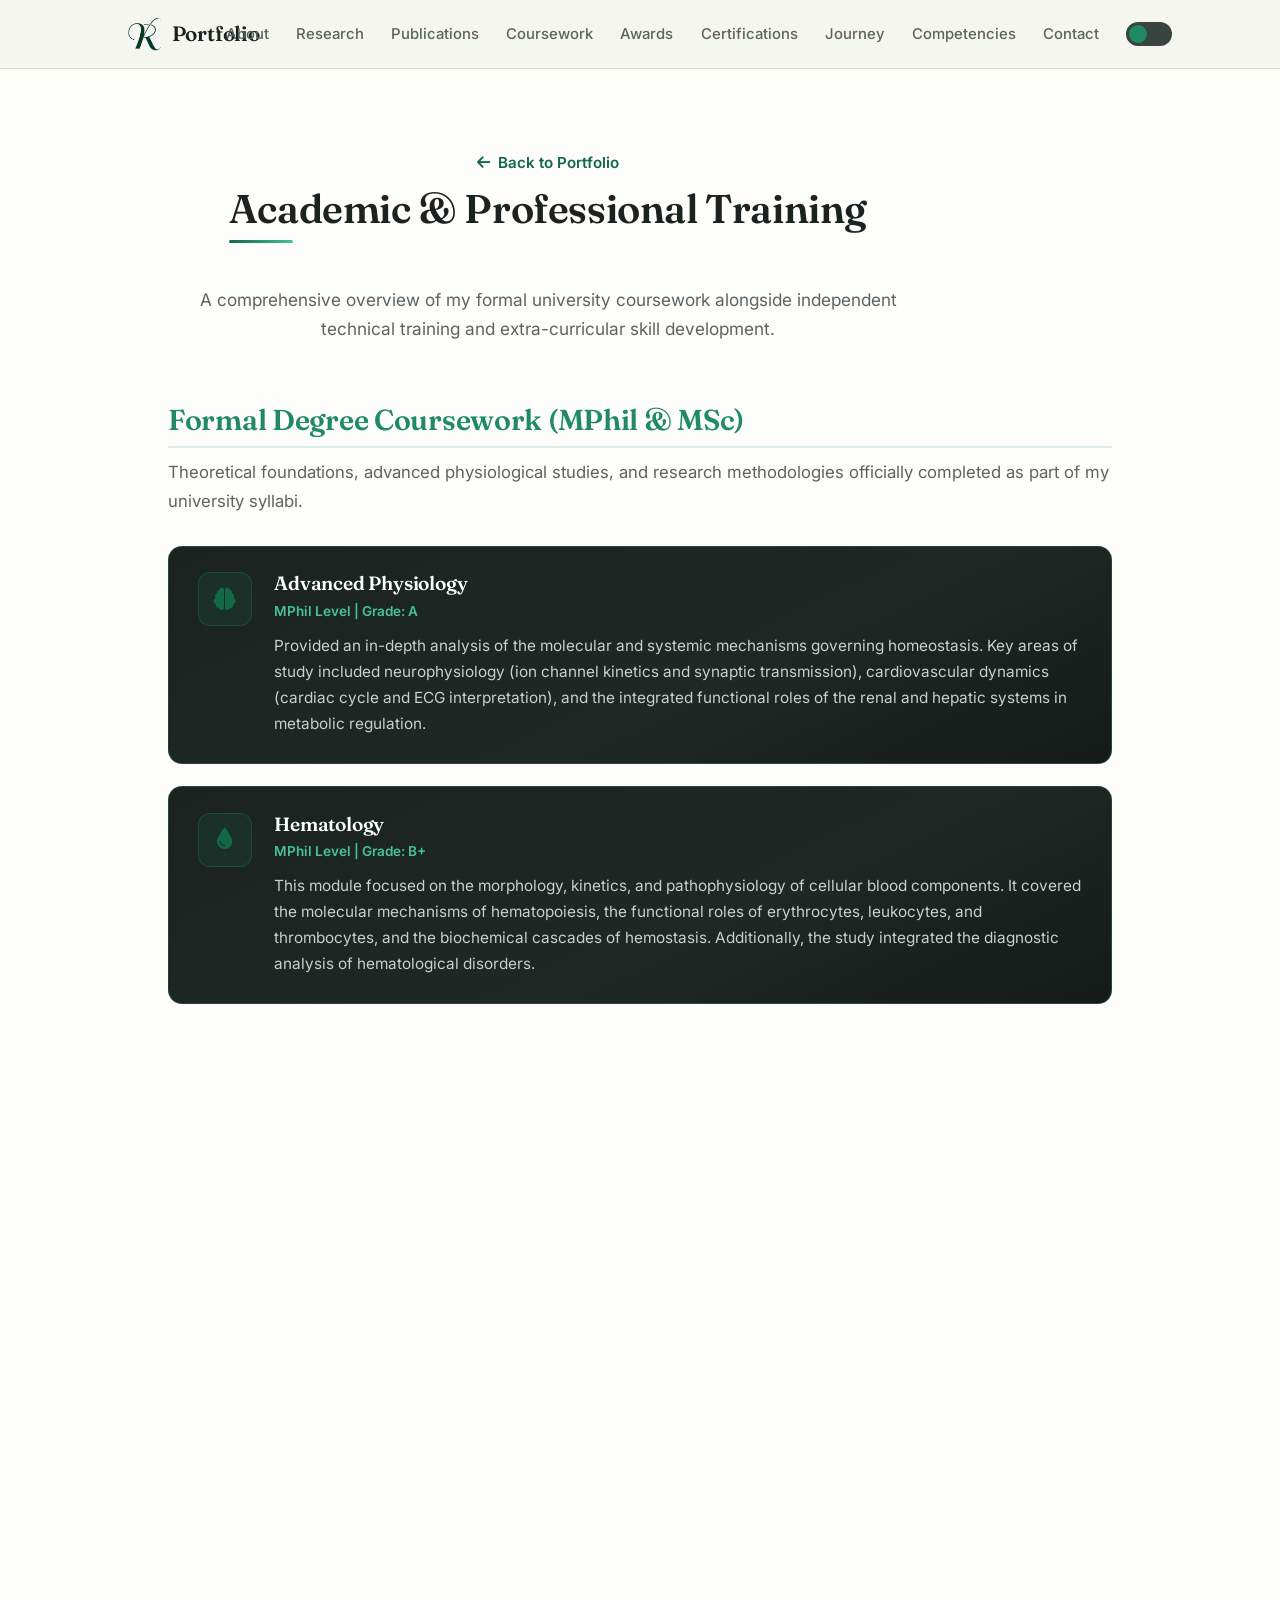
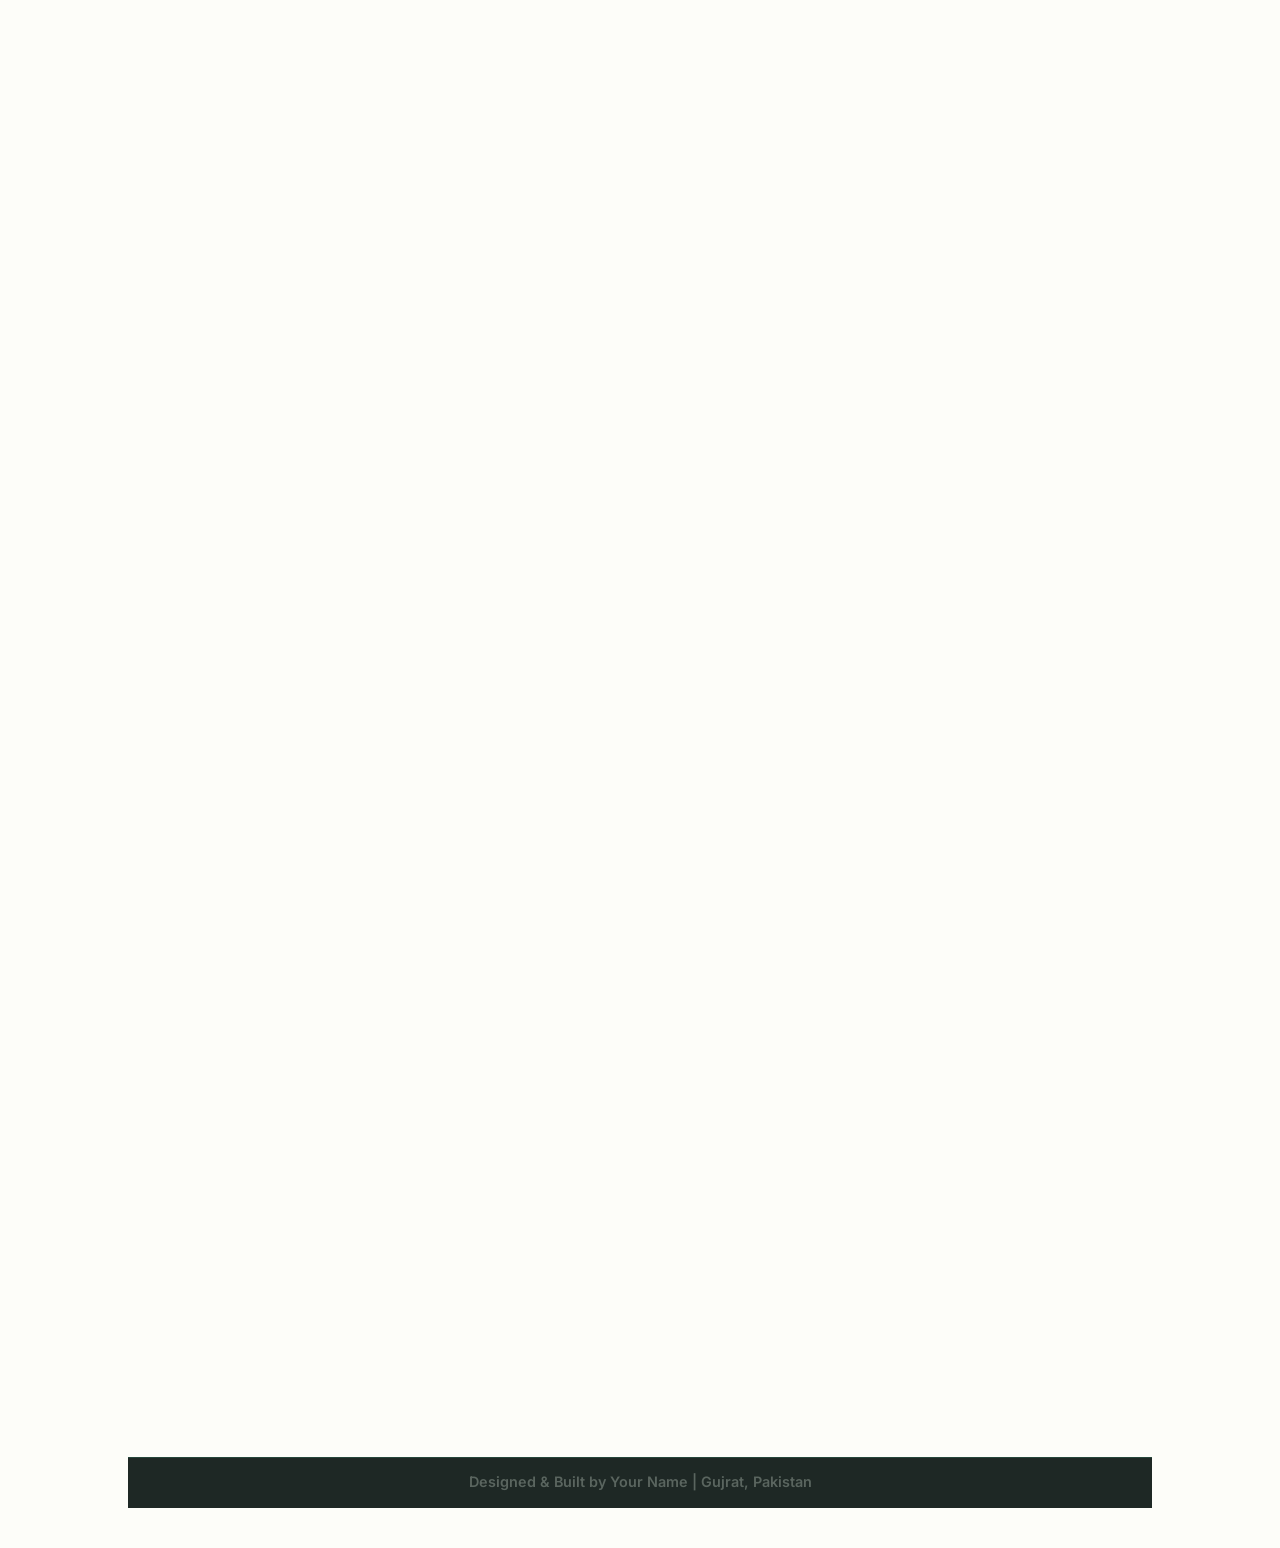
<file: courses.html>
<!DOCTYPE html>
<html lang="en">
<head>
    <meta charset="UTF-8">
    <meta name="viewport" content="width=device-width, initial-scale=1.0">
    <title>Academic & Technical Training | Biological Research</title>
    <link rel="icon" type="image/png" href="RY Portfolio Logo.png">
    <link rel="stylesheet" href="style.css">
    <link rel="stylesheet" href="https://cdnjs.cloudflare.com/ajax/libs/font-awesome/6.0.0/css/all.min.css">

    <script async src="https://www.googletagmanager.com/gtag/js?id=G-NWMQLVSS7C"></script>
    <script async src="https://www.googletagmanager.com/gtag/js?id=G-NWMQLVSS7C"></script>
    <script>
        window.dataLayer = window.dataLayer || [];
        function gtag(){dataLayer.push(arguments);}
        gtag('js', new Date());
        
        gtag('config', 'G-NWMQLVSS7C');
    </script>
</head>
<body>

    <div class="scroll-progress-container"><div class="scroll-progress-bar" id="myBar"></div></div>

    <header>
        <nav aria-label="Main Navigation">
            <a href="index.html" class="logo">
    <img src="RY Portfolio Logo.png" alt="Logo" class="nav-logo-icon">
    Portfolio
</a>
            <button class="hamburger" id="hamburger" aria-label="Toggle menu" aria-expanded="false"><i class="fas fa-bars"></i></button>
            <ul id="nav-links">
                <li><a href="index.html#about">About</a></li>
                <li><a href="index.html#projects">Research</a></li>
                <li><a href="index.html#publications">Publications</a></li>
                <li><a href="index.html#courses">Coursework</a></li>
                <li><a href="index.html#awards">Awards</a></li>
                <li><a href="index.html#certifications">Certifications</a></li>
                <li><a href="index.html#journey">Journey</a></li>
                <li><a href="index.html#skills">Competencies</a></li>
                <li><a href="index.html#contact">Contact</a></li>
                <li class="theme-switch-wrapper"><label class="theme-switch" for="checkbox"><input type="checkbox" id="checkbox" /><div class="slider round"></div></label></li>
            </ul>
        </nav>
    </header>

    <main>
        <section id="courses-page-main" class="courses-page-section" style="max-width: 1200px; padding-top: 150px; margin: 0 auto;">
            
            <div class="courses-header fade-up" style="display: flex; flex-direction: column; align-items: center; text-align: center; margin-bottom: 60px;">
                <a href="index.html#courses" class="back-btn"><i class="fas fa-arrow-left"></i> Back to Portfolio</a>
                <h2 style="font-size: 2.5rem; margin-top: 10px;">Academic & Professional Training</h2>
                <p style="color: var(--text-muted); max-width: 700px; margin: 0 auto;">A comprehensive overview of my formal university coursework alongside independent technical training and extra-curricular skill development.</p>
            </div>

            <div id="featured-course-area" style="margin-bottom: 60px;"></div>

            <div id="all-courses-container" style="display: flex; flex-direction: column;">

                <div id="acad-section" style="margin-bottom: 80px;">
                    <h3 class="fade-up" style="color: var(--primary); margin-bottom: 10px; font-size: 1.8rem; border-bottom: 2px solid var(--primary-light); padding-bottom: 10px;">Formal Degree Coursework (MPhil & MSc)</h3>
                    <p class="fade-up" style="color: var(--text-muted); margin-bottom: 30px; font-size: 1.05rem;">Theoretical foundations, advanced physiological studies, and research methodologies officially completed as part of my university syllabi.</p>
                    
                    <div class="course-modern-grid">
                        <div class="course-block fade-up" id="course-acad1">
                            <div class="course-icon"><i class="fas fa-brain"></i></div>
                            <div class="course-text">
                                <h3>Advanced Physiology</h3>
                                <span class="course-meta">MPhil Level | Grade: A</span>
                                <p>Provided an in-depth analysis of the molecular and systemic mechanisms governing homeostasis. Key areas of study included neurophysiology (ion channel kinetics and synaptic transmission), cardiovascular dynamics (cardiac cycle and ECG interpretation), and the integrated functional roles of the renal and hepatic systems in metabolic regulation.</p>
                            </div>
                        </div>

                        <div class="course-block fade-up" id="course-acad2">
                            <div class="course-icon"><i class="fas fa-droplet"></i></div>
                            <div class="course-text">
                                <h3>Hematology</h3>
                                <span class="course-meta">MPhil Level | Grade: B+</span>
                                <p>This module focused on the morphology, kinetics, and pathophysiology of cellular blood components. It covered the molecular mechanisms of hematopoiesis, the functional roles of erythrocytes, leukocytes, and thrombocytes, and the biochemical cascades of hemostasis. Additionally, the study integrated the diagnostic analysis of hematological disorders.</p>
                            </div>
                        </div>

                        <div class="course-block fade-up" id="course-acad3">
                            <div class="course-icon"><i class="fas fa-wave-square"></i></div>
                            <div class="course-text">
                                <h3>Proteomics</h3>
                                <span class="course-meta">MPhil Level | Grade: A</span>
                                <p>Examined the large-scale study of proteomes, focusing on protein structure, function, and expression. It covered high-throughput analytical techniques, including Mass Spectrometry (MS), SDS-PAGE, and 2D-Gel Electrophoresis. Key topics included post-translational modifications, protein-protein interactions, and the application of bioinformatics to map complex signaling pathways and identify functional biomarkers.</p>
                            </div>
                        </div>

                        <div class="course-block fade-up" id="course-acad4">
                            <div class="course-icon"><i class="fas fa-leaf"></i></div>
                            <div class="course-text">
                                <h3>Environmental Sciences</h3>
                                <span class="course-meta">MPhil Level | Grade: A+</span>
                                <p>Detailed exploration of ecosystem dynamics, biogeochemical cycling, and environmental toxicology. This course provided a comprehensive understanding of biodiversity conservation and the physiological impact of anthropogenic stressors. Through this curriculum, I mastered the analytical frameworks required to assess ecological health and mitigate environmental pollutants.</p>
                            </div>
                        </div>

                        <div class="course-block fade-up" id="course-acad5">
                            <div class="course-icon"><i class="fas fa-chart-bar"></i></div>
                            <div class="course-text">
                                <h3>Basic & Applied Biostatistics</h3>
                                <span class="course-meta">MSc & MPhil Level | Grade: A</span>
                                <p>Detailed exploration of experimental design and hypothesis testing within biological research. This course provided a comprehensive understanding of Two-Way ANOVA, Mixed Models, and regression analysis. Through this curriculum, I mastered the application of SPSS to ensure statistical rigor in animal & human physiology datasets.</p>
                            </div>
                        </div>

                        <div class="course-block fade-up" id="course-acad6">
                            <div class="course-icon"><i class="fas fa-atom"></i></div>
                            <div class="course-text">
                                <h3>Cell & Molecular Biology</h3>
                                <span class="course-meta">MSc Level | Grade: A+</span>
                                <p>Detailed exploration of cellular architecture and molecular signaling pathways. This course provided a comprehensive understanding of DNA replication, transcription, translation, and the regulation of gene expression. Through this curriculum, I mastered the fundamental mechanisms of signal transduction, the cell cycle, and the molecular basis of inheritance and cellular differentiation.</p>
                            </div>
                        </div>

                        <div class="course-block fade-up" id="course-acad7">
                            <div class="course-icon"><i class="fas fa-bacterium"></i></div>
                            <div class="course-text">
                                <h3>Microbiology</h3>
                                <span class="course-meta">MSc Level | Grade: A+</span>
                                <p>In-depth analysis of microbial taxonomy, physiology, and pathogenesis. This curriculum offered a rigorous study of bacterial genetics, virology, and immunology. Through these modules, I refined my expertise in aseptic techniques and metabolic pathways, focusing on their roles in infectious disease and biotechnology.</p>
                            </div>
                        </div>

                        <div class="course-block fade-up" id="course-acad8">
                            <div class="course-icon"><i class="fas fa-bug"></i></div>
                            <div class="course-text">
                                <h3>Applied Entomology</h3>
                                <span class="course-meta">MSc Level | Grade: A</span>
                                <p>Advanced synthesis of insect biology, ecological impact, and pest management strategies. This curriculum provided a foundational mastery of Integrated Pest Management (IPM), biological control, and the physiological mechanisms of insecticide resistance. Through these modules, I cultivated specialized proficiency in taxonomic identification and the strategic application of entomological principles to agricultural and public health challenges.</p>
                            </div>
                        </div>
                    </div>
                </div>

                <div id="tech-section" style="margin-bottom: 80px;">
                    <h3 class="fade-up" style="color: var(--primary); margin-bottom: 10px; font-size: 1.8rem; border-bottom: 2px solid var(--primary-light); padding-bottom: 10px;">Independent Technical Training & Side Courses</h3>
                    <p class="fade-up" style="color: var(--text-muted); margin-bottom: 30px; font-size: 1.05rem;">Practical competencies, computational skills, and software proficiency acquired outside the standard academic curriculum to enhance my independent research capabilities.</p>
                    
                    <div class="course-modern-grid">
                        <div class="course-block fade-up" id="course-tech1">
                            <div class="course-icon"><i class="fab fa-python"></i></div>
                            <div class="course-text">
                                <h3>Python Programming</h3>
                                <span class="course-meta">Crousera | Year: 2026</span>
                                <p>Comprehensive training in Python syntax, data structures, and automation. Focused on applying programming concepts to handle biological datasets and optimize research workflows.</p>
                            </div>
                        </div>

                        <div class="course-block fade-up" id="course-tech2">
                            <div class="course-icon"><i class="fas fa-biohazard"></i></div>
                            <div class="course-text">
                                <h3>Training on Bio-risk Management</h3>
                                <span class="course-meta">University of Gujrat | Year: 2023</span>
                                <p>Technical evaluation of laboratory biosafety and biosecurity protocols within research environments. This curriculum provided a strategic overview of risk assessment methodologies, containment levels (BSL-1 to BSL-4), and the mitigation of biological hazards. Through these modules, I acquired advanced competency in the implementation of standard operating procedures (SOPs), waste management, and the ethical frameworks required to prevent the accidental or intentional release of pathogens.</p>
                            </div>
                        </div>

                        <div class="course-block fade-up" id="course-tech3">
                                <div class="course-icon"><i class="fas fa-palette"></i></div>
                            <div class="course-text">
                                <h3>Canva Expert</h3>
                                <span class="course-meta">Infotech Institute of Computer Education | Year: 2021</span>
                                <p>Mastered modern design principles and digital tools to translate complex biological data into professional, high-impact scientific posters and graphical abstracts.</p>
                            </div>
                        </div>

                        <div class="course-block fade-up" id="course-tech4">
                            <div class="course-icon"><i class="fas fa-virus-slash"></i></div>
                            <div class="course-text">
                                <h3>Let's Break the Chain of COVID-19 Infection</h3>
                                <span class="course-meta">Mohammed Bin Rasshid University of Medicine and Health Sciences | Year: 2020</span>
                                <p>Technical appraisal of SARS-CoV-2 transmission dynamics and containment strategies. This course provided a strategic overview of zoonotic spillover, diagnostic protocols (RT-PCR), and vaccine development. Through these modules, I solidified expertise in epidemiological modeling and the implementation of public health measures to mitigate global viral outbreaks.</p>
                            </div>
                        </div>

                        <div class="course-block fade-up" id="course-tech5">
                            <div class="course-icon"><i class="fas fa-baby"></i></div>
                            <div class="course-text">
                                <h3>Nutrition Across the Preterm Spectrum: Prevention, Care, and Feeding Management</h3>
                                <span class="course-meta">Nestlé Nutrition Institute (NNI) &amp; Wyeth Nutrition Science Center, Istanbul | 09–11 Sep 2026</span>
                                <p>A three-day international programme on evidence-based nutritional management across the preterm spectrum. The training covered prevention of nutritional deficits in premature infants, clinical care pathways, and practical feeding-management strategies — bridging neonatal physiology with applied clinical nutrition.</p>
                            </div>
                        </div>
                        
                        <div class="course-block fade-up" id="course-tech6">
                            <div class="course-icon"><i class="fas fa-diagram-project"></i></div>
                            <div class="course-text">
                                <h3>Molecular Docking Workshop</h3>
                                <span class="course-meta">SKI PLUS International | 29–30 Aug 2026</span>
                                <p>Hands-on training in molecular docking for predicting ligand–protein binding interactions. The workshop covered protein and ligand structure preparation, running docking simulations, and interpreting binding affinities and interaction poses — building directly toward structure-based drug discovery and virtual screening.</p>
                            </div>
                        </div>
                        
                        <div class="course-block fade-up" id="course-tech7">
                            <div class="course-icon"><i class="fas fa-laptop-code"></i></div>
                            <div class="course-text">
                                <h3>Bioinformatics Workshop</h3>
                                <span class="course-meta">SKI PLUS International | 19–20 Aug 2026</span>
                                <p>Foundational bioinformatics training covering sequence retrieval and alignment, biological database mining, and the analysis of molecular data using standard open-source tools — connecting wet-lab research with the computational analysis of genomic and molecular datasets.</p>
                            </div>
                        </div>
                        
                        <div class="course-block fade-up" id="course-tech8">
                            <div class="course-icon"><i class="fas fa-align-left"></i></div>
                            <div class="course-text">
                                <h3>Sanger DNA Sequencing Data Analysis Bootcamp: Learn, Analyze &amp; Interpret</h3>
                                <span class="course-meta">Center for Scientific Approaches, Pakistan | 15–30 Aug 2026</span>
                                <p>An intensive bootcamp on Sanger sequencing analysis — quality-checking and reading chromatograms, base calling, contig assembly, and interpreting sequences for variant detection and downstream molecular applications.</p>
                            </div>
                        </div>
                    </div>
                </div>

            </div> 
        </section>
        
        <section id="contact" style="padding: 40px 10%; margin-top: 20px; text-align: center;">
            <p class="footer-credit" style="color: var(--text-muted); font-weight: 600;">Designed & Built by Your Name | Gujrat, Pakistan</p>
        </section>
    </main>

    <button id="scrollToTopBtn" aria-label="Scroll to top of page" title="Go to top"><i class="fas fa-chevron-up"></i></button>
    <script src="script.js"></script>
</body>
</html>
</file>
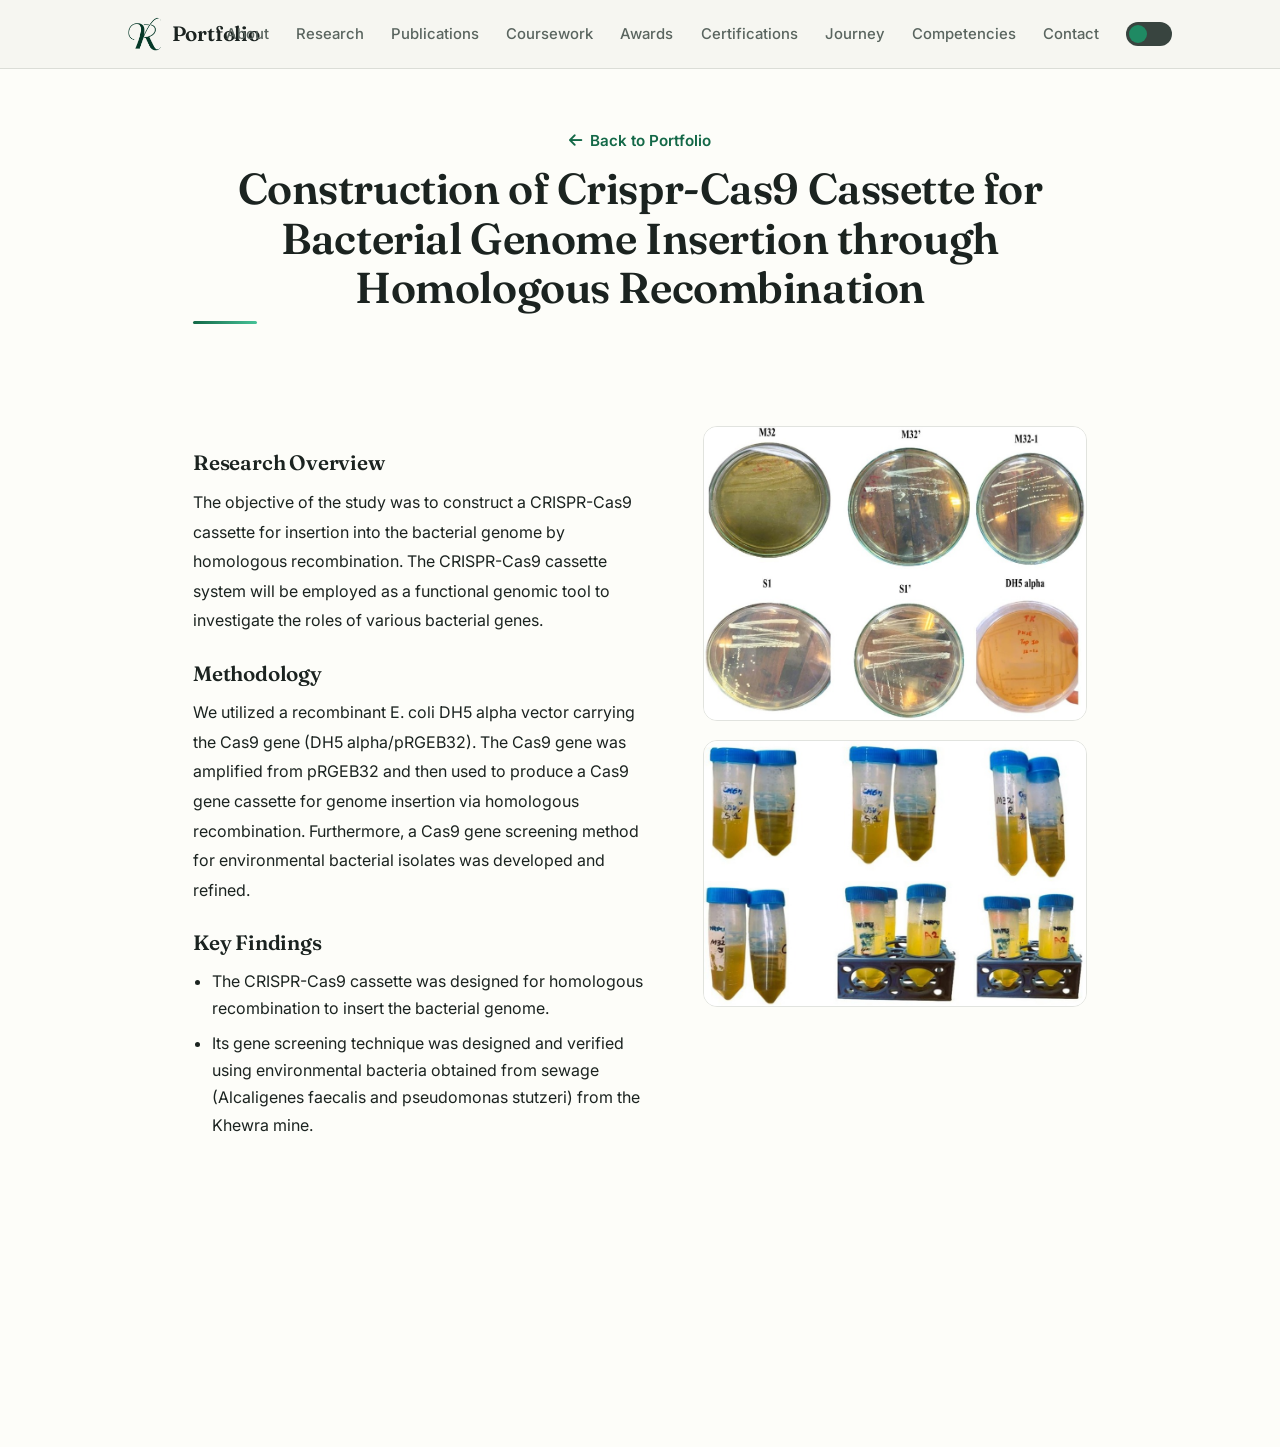
<file: project12.html>
<!DOCTYPE html>
<html lang="en">
<head>
    <meta charset="UTF-8">
    <meta name="viewport" content="width=device-width, initial-scale=1.0">
    <title>Genomic DNA Extraction | Biological Research</title>
    <link rel="icon" type="image/png" href="RY Portfolio Logo.png">
    <link rel="stylesheet" href="style.css">
    <link rel="stylesheet" href="https://cdnjs.cloudflare.com/ajax/libs/font-awesome/6.0.0/css/all.min.css">

    <script async src="https://www.googletagmanager.com/gtag/js?id=G-NWMQLVSS7C"></script>
    <script async src="https://www.googletagmanager.com/gtag/js?id=G-NWMQLVSS7C"></script>
    <script>
        window.dataLayer = window.dataLayer || [];
        function gtag(){dataLayer.push(arguments);}
        gtag('js', new Date());
        
        gtag('config', 'G-NWMQLVSS7C');
    </script>
</head>
<body>
    <div class="scroll-progress-container"><div class="scroll-progress-bar" id="myBar"></div></div>
    <header>
        <nav aria-label="Main Navigation">
            <a href="index.html" class="logo">
    <img src="RY Portfolio Logo.png" alt="Logo" class="nav-logo-icon">
    Portfolio
</a>
            <button class="hamburger" id="hamburger" aria-label="Toggle menu" aria-expanded="false"><i class="fas fa-bars"></i></button>
            <ul id="nav-links">
                <li><a href="index.html#about">About</a></li>
                <li><a href="index.html#projects">Research</a></li>
                <li><a href="index.html#publications">Publications</a></li>
                <li><a href="index.html#courses">Coursework</a></li>
                <li><a href="index.html#awards">Awards</a></li>
                <li><a href="index.html#certifications">Certifications</a></li>
                <li><a href="index.html#journey">Journey</a></li>
                <li><a href="index.html#skills">Competencies</a></li>
                <li><a href="index.html#contact">Contact</a></li>
                <li class="theme-switch-wrapper"><label class="theme-switch" for="checkbox"><input type="checkbox" id="checkbox" /><div class="slider round"></div></label></li>
            </ul>
        </nav>
    </header>

    <main>
        <section class="project-detail-section" id="proj2">
            <div class="project-header fade-up" style="display: flex; flex-direction: column; align-items: center; text-align: center; margin-bottom: 60px;">
                <a href="index.html#projects" class="back-btn"><i class="fas fa-arrow-left"></i> Back to Portfolio</a>
                <h2 style="font-size: 2.5rem; margin-top: 10px;">Construction of Crispr-Cas9 Cassette for Bacterial Genome Insertion through Homologous Recombination</h2>
            </div>

            <div class="project-row">
                <div class="project-text fade-up">
                    <h3>Research Overview</h3>
                    <p>The objective of the study was to construct a CRISPR-Cas9 cassette for insertion into the bacterial genome by homologous recombination. The CRISPR-Cas9 cassette system will be employed as a functional genomic tool to investigate the roles of various bacterial genes.</p>
                    <h3>Methodology</h3>
                    <p>We utilized a recombinant E. coli DH5 alpha vector carrying the Cas9 gene (DH5 alpha/pRGEB32). The Cas9 gene was amplified from pRGEB32 and then used to produce a Cas9 gene cassette for genome insertion via homologous recombination. Furthermore, a Cas9 gene screening method for environmental bacterial isolates was developed and refined.</p>
                    <h3>Key Findings</h3>
                    <ul>
                        <li>The CRISPR-Cas9 cassette was designed for homologous recombination to insert the bacterial genome.</li>
                        <li>Its gene screening technique was designed and verified using environmental bacteria obtained from sewage (Alcaligenes faecalis and pseudomonas stutzeri) from the Khewra mine.</li>
                    </ul>
                </div>

                <div class="project-images fade-up">
                    <img src="a.y thesis 1.jpeg" alt="Image 1">
                    <img src="a.y thesis 2.jpeg" alt="Image 2">
                </div>
            </div> 

            <div class="project-navigation fade-up">
                <a href="project13.html" class="next-project-banner">
                    <div class="next-banner-text"><span>Up Next</span><h3>Effect of Bottle Gourd (Lagenaria Siceraria) Seed Powder on Growth, Lipid Profile, Hematological, and Tissue Redox Parameters of Rabbit</h3></div>
                    <div class="next-banner-icon"><i class="fas fa-arrow-right"></i></div>
                </a>
            </div>
        </section>
    </main>
    <script src="script.js"></script>
    <div id="imageModal" class="modal-overlay">
        <span class="close-modal">&times;</span>
        <img class="modal-content" id="expandedImg">
        <div id="modal-caption"></div>
    </div>

    <script>
        document.addEventListener("DOMContentLoaded", function() {
            const modal = document.getElementById("imageModal");
            const modalImg = document.getElementById("expandedImg");
            const captionText = document.getElementById("modal-caption");
            const closeModal = document.querySelector(".close-modal");

            // Look for any image inside the project-images grid
            const clickableImages = document.querySelectorAll(".project-images img");

            clickableImages.forEach(img => {
                img.style.cursor = "pointer"; 
                
                img.addEventListener("click", function() {
                    modal.classList.add("show-modal");
                    modalImg.src = this.src;
                    captionText.innerHTML = this.alt || ""; 
                });
            });

            if (closeModal) {
                closeModal.addEventListener("click", () => {
                    modal.classList.remove("show-modal");
                });
            }

            if (modal) {
                modal.addEventListener("click", (e) => {
                    if (e.target === modal) {
                        modal.classList.remove("show-modal");
                    }
                });
            }
        });
    </script>
</body>
</html>
</file>
<file: style.css>
/* ============================================================
   RIMSHA YASEEN — Portfolio  ·  Emerald + Graphite (Professional)
   Full drop-in replacement for style.css
   Styles the existing HTML — no markup changes needed.
   ============================================================ */

@import url('https://fonts.googleapis.com/css2?family=Fraunces:ital,opsz,wght@0,9..144,400;0,9..144,500;0,9..144,600;1,9..144,400;1,9..144,500&family=Inter:wght@300;400;500;600;700;800&display=swap');

:root {
   --gold: #1f8a63;
    /* accent + core (names kept so inline var(--primary) etc. keep working) */
    --primary: #1f8a63;          /* gold accent */
    --primary-light: #dcefe6;    /* pale gold */
    --gold-soft: #46c298;
    --gold-deep: #136847;

    --navy: #1e2825;
    --navy-700: #28332f;
    --navy-500: #38443f;

    --bg-light: #f1f2ec;         /* cream section background */
    --white: #fdfdf9;            /* paper / card background */
    --dark: #1b2320;             /* primary text + headings (inverts in dark mode) */
    --text-muted: #5a655f;
    --glass-bg: rgba(244, 245, 239, 0.82);
    --border: rgba(30, 40, 37, 0.12);

    --shadow-soft: 0 12px 34px -18px rgba(30, 40, 37, 0.30);
    --shadow-hover: 0 26px 60px -24px rgba(30, 40, 37, 0.45);

    --transition-snappy: all 0.22s cubic-bezier(0.22, 1, 0.36, 1);
    --transition-smooth: all 0.45s cubic-bezier(0.22, 1, 0.36, 1);

    --font-body: 'Inter', system-ui, -apple-system, sans-serif;
    --font-heading: 'Fraunces', Georgia, serif;

    --radius: 14px;
    --radius-lg: 18px;
}

body.dark-mode {
    --bg-light: #0f1512;
    --white: #17201c;
    --dark: #eef3f0;
    --text-muted: #9fb2a9;
    --glass-bg: rgba(16, 22, 19, 0.82);
    --border: rgba(70, 194, 152, 0.18);
    --shadow-soft: 0 16px 40px -20px rgba(0, 0, 0, 0.65);
    --shadow-hover: 0 30px 70px -26px rgba(0, 0, 0, 0.8);
}

/* ---------- base ---------- */
* { margin: 0; padding: 0; box-sizing: border-box; }
html { scroll-behavior: smooth; font-size: 16px; -webkit-text-size-adjust: 100%; }
body {
    font-family: var(--font-body);
    background-color: var(--white);
    color: var(--dark);
    line-height: 1.7;
    overflow-x: hidden;
    transition: background-color var(--transition-smooth), color var(--transition-smooth);
    -webkit-font-smoothing: antialiased;
}
section { padding: 6.5rem 10%; position: relative; }
img { max-width: 100%; display: block; }
a { text-decoration: none; color: inherit; }
ul { list-style: none; }
::selection { background: var(--primary); color: #fff; }
:focus-visible { outline: 2px solid var(--primary); outline-offset: 3px; border-radius: 4px; }

h1, h2, h3, h4, h5, h6, .logo, .bold-name, .static-text {
    font-family: var(--font-heading);
    color: var(--dark);
    font-weight: 600;
    line-height: 1.15;
    letter-spacing: -0.01em;
}
h2 {
    font-size: clamp(2rem, 4vw, 3rem);
    margin-bottom: 2.6rem;
    position: relative;
    display: inline-block;
    padding-bottom: 0.7rem;
}
h2::after {
    content: ""; position: absolute; left: 0; bottom: 0;
    width: 64px; height: 3px; border-radius: 3px;
    background: linear-gradient(90deg, var(--gold-deep), var(--gold-soft));
}

/* section background alternation */
#about, #publications, #awards, #contact { background-color: var(--white); }
#projects, #courses, #certifications, #journey, #skills { background-color: var(--bg-light); }

/* ---------- scroll progress ---------- */
.scroll-progress-container { width: 100%; height: 4px; background: transparent; position: fixed; top: 0; z-index: 2000; }
.scroll-progress-bar { height: 4px; width: 0%; background: linear-gradient(90deg, var(--gold-deep), var(--gold-soft)); }

/* ---------- tech marquee (always navy) ---------- */
.tech-marquee-wrapper { overflow: hidden; background: var(--navy); color: #fff; padding: 1.3rem 0; display: flex; white-space: nowrap; position: relative; border-block: 1px solid rgba(70,194,152,0.22); }
.tech-marquee-wrapper::before, .tech-marquee-wrapper::after { content: ""; position: absolute; top: 0; bottom: 0; width: 120px; z-index: 2; pointer-events: none; }
.tech-marquee-wrapper::before { left: 0; background: linear-gradient(90deg, var(--navy), transparent); }
.tech-marquee-wrapper::after { right: 0; background: linear-gradient(-90deg, var(--navy), transparent); }
.tech-marquee { display: inline-block; animation: marqueeScroll 55s linear infinite; }
.tech-marquee:hover { animation-play-state: paused; }
.tech-marquee span { font-size: 1rem; font-weight: 500; margin: 0 1.7rem; display: inline-flex; align-items: center; gap: 0.6rem; color: #ced8d1; }
.tech-marquee span i { color: var(--gold-soft); }
@keyframes marqueeScroll { to { transform: translateX(-50%); } }

/* ---------- nav / header ---------- */
header { position: fixed; top: 0; left: 0; width: 100%; z-index: 1000; background: var(--glass-bg); backdrop-filter: blur(14px) saturate(1.3); border-bottom: 1px solid var(--border); transition: var(--transition-snappy); }
nav { display: flex; align-items: center; justify-content: space-between; padding: 1.05rem 10%; transition: var(--transition-snappy); }
header.scrolled nav { padding-top: 0.7rem; padding-bottom: 0.7rem; }
.logo { display: flex; align-items: center; gap: 0.6rem; font-size: 1.3rem; font-weight: 600; color: var(--dark); }
.nav-logo-icon { width: 34px; height: 34px; border-radius: 8px; object-fit: cover; }
nav ul { display: flex; align-items: center; gap: 1.7rem; }
nav ul li a { font-size: 0.93rem; font-weight: 500; color: var(--text-muted); position: relative; padding: 0.2rem 0; transition: color var(--transition-snappy); }
nav ul li a::after { content: ""; position: absolute; left: 0; bottom: -3px; height: 2px; width: 0; background: var(--primary); transition: width var(--transition-snappy); }
nav ul li a:hover { color: var(--dark); }
nav ul li a:hover::after { width: 100%; }
.hamburger { display: none; background: none; border: 0; color: var(--dark); font-size: 1.4rem; cursor: pointer; }
.hamburger:hover { color: var(--primary); }

@media (max-width: 950px) {
    .hamburger { display: block; z-index: 1002; }
    nav ul {
        position: fixed; top: 0; right: -100%; height: 100vh; width: min(80%, 330px);
        background: var(--white); border-left: 1px solid var(--border);
        flex-direction: column; align-items: flex-start; justify-content: center;
        gap: 1.5rem; padding: 2rem 2.4rem; transition: right var(--transition-smooth); z-index: 1001;
        box-shadow: -20px 0 60px -30px rgba(0,0,0,0.5);
    }
    nav ul.active { right: 0; }
    .theme-switch-wrapper { margin-top: 0.5rem; }
}

/* ---------- buttons ---------- */
.btn-outline {
    display: inline-flex; align-items: center; gap: 0.55rem;
    background: transparent; color: var(--dark);
    border: 1.5px solid var(--border); border-radius: 999px;
    padding: 0.75rem 1.5rem; font-family: var(--font-body); font-weight: 600; font-size: 0.9rem;
    cursor: pointer; transition: var(--transition-snappy);
}
.btn-outline:hover { border-color: var(--primary); color: var(--gold-deep); transform: translateY(-2px); }
body.dark-mode .btn-outline:hover { color: var(--gold-soft); }

.back-btn { display: inline-flex; align-items: center; gap: 0.5rem; color: var(--gold-deep); font-weight: 600; font-size: 0.95rem; transition: var(--transition-snappy); }
.back-btn:hover { gap: 0.85rem; }
body.dark-mode .back-btn { color: var(--gold-soft); }
body.dark-mode .back-btn:hover { color: var(--gold-soft); }

/* ---------- reveal ---------- */
.fade-up { opacity: 0; transform: translateY(28px); transition: opacity 0.7s cubic-bezier(0.22,1,0.36,1), transform 0.7s cubic-bezier(0.22,1,0.36,1); }
.fade-up.show { opacity: 1; transform: translateY(0); }

/* ---------- hero (always navy) ---------- */
#hero {
    padding: 0; min-height: 100vh; display: flex; align-items: center; position: relative; overflow: hidden;
    background:
        radial-gradient(1100px 520px at 78% 15%, rgba(31,138,99,0.16), transparent 60%),
        radial-gradient(760px 480px at 10% 92%, rgba(31,138,99,0.08), transparent 55%),
        linear-gradient(160deg, #161d1a 0%, var(--navy) 55%, #141a17 100%);
    color: #eef3f0;
}
.hero-bg-theme { position: absolute; inset: 0; background-image: radial-gradient(rgba(255,255,255,0.05) 1px, transparent 1px); background-size: 26px 26px; opacity: 0.5; mask-image: linear-gradient(to bottom, #000, transparent 85%); pointer-events: none; }
.hero-container { width: 100%; max-width: 1200px; margin: 0 auto; padding: 8rem 10% 5rem; display: grid; grid-template-columns: 1.05fr 0.95fr; gap: 3.5rem; align-items: center; position: relative; z-index: 2; }
.hero-text-area { min-width: 0; }
.hello-name { font-family: var(--font-body); font-weight: 500; font-size: 1.05rem; color: var(--gold-soft); margin-bottom: 1.1rem; }
.bold-name { color: #fff; }
.wave { display: inline-block; animation: wave-animation 2.4s ease-in-out infinite; transform-origin: 70% 70%; }
@keyframes wave-animation { 0%,60%,100%{transform:rotate(0)} 10%{transform:rotate(14deg)} 20%{transform:rotate(-8deg)} 30%{transform:rotate(14deg)} 40%{transform:rotate(-4deg)} }
.static-text { color: #fff; font-size: clamp(2.6rem, 6vw, 4.4rem); font-weight: 500; display: block; }
.text-slider { position: relative; display: inline-block; height: 1.15em; vertical-align: bottom; }
.dynamic-text { position: absolute; left: 0; top: 0; white-space: nowrap; color: var(--gold-soft); font-style: italic; opacity: 0; transform: translateY(16px); transition: opacity 0.6s, transform 0.6s; }
.dynamic-text.active { opacity: 1; transform: translateY(0); }
.phd-status { display: inline-flex; align-items: center; gap: 0.55rem; margin-top: 1.6rem; font-size: 0.9rem; color: #c6d2cb; }
.green-dot { width: 9px; height: 9px; border-radius: 50%; background: #57d38c; box-shadow: 0 0 0 0 rgba(87,211,140,0.6); animation: pulse-green 2s infinite; }
@keyframes pulse-green { 70%{box-shadow:0 0 0 8px rgba(87,211,140,0)} 100%{box-shadow:0 0 0 0 rgba(87,211,140,0)} }

.hero-image-area { position: relative; justify-self: center; }
.hero-image-area::before { content: ""; position: absolute; inset: 18px -18px -18px 18px; border: 1.5px solid var(--primary); border-radius: 200px 200px 20px 20px; z-index: 0; opacity: 0.55; }
body.dark-mode .hero-image-area::before { opacity: 0.7; }
.image-slider { position: relative; width: min(360px, 74vw); aspect-ratio: 4/5; border-radius: 200px 200px 20px 20px; overflow: hidden; border: 1px solid rgba(70,194,152,0.5); box-shadow: 0 40px 80px -30px rgba(0,0,0,0.7); z-index: 1; }
.slide-img { position: absolute; inset: 0; width: 100%; height: 100%; object-fit: cover; opacity: 0; transition: opacity 1s ease; }
.slide1-el, .slide2-el { }
.slide1-el.active, .slide2-el.active { opacity: 1; }

@media (max-width: 900px) {
    .hero-container { grid-template-columns: 1fr; text-align: center; gap: 2.5rem; padding-top: 7rem; }
    .hero-image-area { order: -1; }
    .phd-status { justify-content: center; }
}

/* ---------- about ---------- */
.about-content p, #about p { font-size: 1.15rem; line-height: 1.85; max-width: 860px; color: var(--dark); }

/* ---------- cards / projects ---------- */
.card-grid { display: grid; grid-template-columns: repeat(auto-fill, minmax(320px, 1fr)); gap: 1.8rem; }
.card { background: var(--white); border: 1px solid var(--border); border-radius: var(--radius); overflow: hidden; display: flex; flex-direction: column; transition: transform var(--transition-snappy), box-shadow var(--transition-snappy), border-color var(--transition-snappy); }
.card:hover { transform: translateY(-6px); box-shadow: var(--shadow-hover); border-color: color-mix(in srgb, var(--primary) 55%, transparent); }
.card-link-wrapper { display: flex; flex-direction: column; height: 100%; }
.card img, .card-img { width: 100%; aspect-ratio: 16/10; object-fit: cover; }
.card-info { padding: 1.5rem 1.6rem 1.7rem; display: flex; flex-direction: column; gap: 0.9rem; flex: 1; }
.card-info h3 { font-size: 1.14rem; font-weight: 600; line-height: 1.3; }
.card-info p { color: var(--text-muted); font-size: 0.95rem; }
.read-more { color: var(--gold-deep); font-weight: 600; font-size: 0.9rem; margin-top: auto; display: inline-flex; align-items: center; gap: 0.4rem; transition: gap var(--transition-snappy); }
body.dark-mode .read-more { color: var(--gold-soft); }
.card:hover .read-more { gap: 0.7rem; }

/* publications */
.pub-card { padding: 1.9rem 1.8rem; gap: 0.9rem; }
.pub-card h3 { font-size: 1.1rem; line-height: 1.35; }
.pub-card p { color: var(--text-muted); font-size: 0.95rem; }
.status-badge { align-self: flex-start; display: inline-block; margin-top: 0.6rem; font-size: 0.72rem; font-weight: 700; letter-spacing: 0.03em; color: #ffffff; background: linear-gradient(120deg, var(--gold), var(--gold-soft)); padding: 0.32rem 0.85rem; border-radius: 999px; }
.status-badge.pending { background: transparent; color: var(--gold-deep); border: 1px solid var(--primary); }
body.dark-mode .status-badge.pending { color: var(--gold-soft); }
.cite-btn { align-self: flex-start; }

/* status pills on cards */
.status-wrapper { display: flex; flex-wrap: wrap; gap: 0.5rem; }
.project-status-highlight { font-family: var(--font-body); font-size: 0.73rem; font-weight: 600; letter-spacing: 0.02em; padding: 0.35rem 0.75rem; border-radius: 999px; background: color-mix(in srgb, var(--primary) 15%, transparent); color: var(--gold-deep); border: 1px solid color-mix(in srgb, var(--primary) 38%, transparent); }
.project-status-highlight.pending-highlight { background: color-mix(in srgb, var(--primary) 15%, transparent); color: var(--gold-deep); }
.project-status-highlight.completed-highlight { background: color-mix(in srgb, #3fae7a 16%, transparent); color: #2e8b5e; border-color: color-mix(in srgb, #3fae7a 40%, transparent); }
body.dark-mode .project-status-highlight.pending-highlight { color: var(--gold-soft); }
body.dark-mode .project-status-highlight.completed-highlight { color: #6fd6a2; }

/* ---------- coursework (home) ---------- */
.homepage-courses-wrapper { display: grid; grid-template-columns: 1fr 1fr; gap: 2.2rem; }
.course-column { background: var(--white); border: 1px solid var(--border); border-radius: var(--radius); padding: 1.8rem; transition: var(--transition-snappy); }
.course-column:hover { box-shadow: var(--shadow-soft); }
.column-title { font-size: 1.2rem; margin-bottom: 1.2rem; padding-bottom: 0.9rem; border-bottom: 1px solid var(--border); }
.mini-course-row { display: flex; align-items: flex-start; gap: 1rem; padding: 0.8rem 0.6rem; border-radius: 10px; transition: background var(--transition-snappy); }
.mini-course-row:hover { background: color-mix(in srgb, var(--primary) 9%, transparent); }
.mini-course-row i { color: var(--gold-deep); font-size: 1.1rem; width: 26px; text-align: center; margin-top: 0.25rem; }
body.dark-mode .mini-course-row i { color: var(--gold-soft); }
.mini-course-row h4 { font-family: var(--font-body); font-weight: 600; font-size: 0.97rem; color: var(--dark); }
.mini-course-row p { font-size: 0.84rem; color: var(--text-muted); }

@media (max-width: 850px) { .homepage-courses-wrapper { grid-template-columns: 1fr; } }

/* ---------- AWARDS (modern diagonal) ---------- */
.awards-canvas { display: grid; grid-template-columns: 1fr 1fr; gap: 2.2rem; max-width: 980px; margin: 0 auto; }
.award-card { position: relative; background: var(--white); border: 1px solid var(--border); border-radius: var(--radius); overflow: hidden; display: flex; flex-direction: column; transition: transform var(--transition-snappy), box-shadow var(--transition-snappy), border-color var(--transition-snappy); }
.award-card:hover { transform: translateY(-8px); box-shadow: var(--shadow-hover); border-color: color-mix(in srgb, var(--primary) 45%, transparent); }
.award-card.corner-right { margin-top: 3.2rem; }
.award-card .award-img, .award-card .pending-award-img { width: 100%; aspect-ratio: 16/10; object-fit: cover; cursor: zoom-in; clip-path: polygon(0 0, 100% 0, 100% 84%, 0 100%); transition: clip-path var(--transition-smooth); }
.award-card:hover .award-img { clip-path: polygon(0 0, 100% 0, 100% 93%, 0 100%); }
.pending-award-img { display: grid; place-items: center; gap: 0.4rem; background: color-mix(in srgb, var(--primary) 12%, var(--white)); color: var(--gold-deep); }
.pending-award-img i { font-size: 2.2rem; }
.pending-award-img p { font-size: 0.85rem; font-family: var(--font-body); }
.award-text { padding: 0.5rem 1.7rem 1.7rem; position: relative; }
.award-text::before { content: "\f559"; font-family: "Font Awesome 6 Free"; font-weight: 900; position: absolute; top: -1.7rem; right: 1.4rem; width: 46px; height: 46px; display: grid; place-items: center; border-radius: 12px; background: linear-gradient(120deg, var(--gold), var(--gold-soft)); color: #ffffff; font-size: 1.15rem; box-shadow: 0 8px 20px -8px rgba(31,138,99,0.7); }
.award-text h3 { font-size: 1.2rem; margin-bottom: 0.3rem; }
.award-date { color: var(--gold-deep); font-weight: 600; font-size: 0.85rem; margin-bottom: 0.6rem; }
body.dark-mode .award-date { color: var(--gold-soft); }
.award-text p { color: var(--text-muted); font-size: 0.95rem; }

@media (max-width: 850px) {
    .awards-canvas { grid-template-columns: 1fr; }
    .award-card.corner-right { margin-top: 0; }
}

/* ---------- certifications ---------- */
.cert-modern-grid { display: grid; grid-template-columns: repeat(auto-fill, minmax(230px, 1fr)); gap: 1.3rem; }
.cert-card { position: relative; border-radius: var(--radius); overflow: hidden; aspect-ratio: 4/3; border: 1px solid var(--border); cursor: zoom-in; background: var(--white); }
.cert-card:hover { box-shadow: var(--shadow-hover); }
.cert-img { width: 100%; height: 100%; object-fit: cover; transition: transform var(--transition-smooth); }
.cert-card:hover .cert-img { transform: scale(1.06); }
.cert-overlay { position: absolute; inset: 0; background: linear-gradient(to top, rgba(16,22,19,0.92) 0%, rgba(16,22,19,0.35) 55%, transparent 100%); display: flex; align-items: flex-end; opacity: 0; transition: opacity var(--transition-snappy); }
.cert-card:hover .cert-overlay { opacity: 1; }
.cert-text { padding: 1.1rem; }
.cert-text h4 { font-family: var(--font-body); font-weight: 600; font-size: 0.9rem; color: #fff; line-height: 1.3; }
.cert-text p { font-size: 0.78rem; color: var(--gold-soft); margin-top: 0.25rem; }

@media (max-width: 850px) {
    .cert-modern-grid { grid-template-columns: 1fr 1fr; gap: 1rem; }
    .cert-card { aspect-ratio: 4/3; }
    .cert-overlay { opacity: 1; background: linear-gradient(to top, rgba(16,22,19,0.9) 0%, transparent 80%); }
}

/* ---------- modal ---------- */
.modal-overlay { display: none; position: fixed; inset: 0; z-index: 3000; background: rgba(14,19,16,0.92); padding: 4vh 4vw; }
.modal-overlay.show-modal { display: grid; place-items: center; }
.modal-content { max-width: 90vw; max-height: 82vh; object-fit: contain; border-radius: 10px; border: 1px solid rgba(70,194,152,0.4); animation: zoomIn 0.3s ease; }
@keyframes zoomIn { from { transform: scale(0.92); opacity: 0; } to { transform: scale(1); opacity: 1; } }
.close-modal { position: absolute; top: 1.2rem; right: 1.8rem; color: #fff; font-size: 2.4rem; cursor: pointer; line-height: 1; }
.close-modal:hover { color: var(--gold-soft); }
#modal-caption { color: var(--gold-soft); text-align: center; margin-top: 1rem; font-family: var(--font-heading); max-width: 700px; }

/* ---------- timeline ---------- */
.timeline { position: relative; max-width: 900px; margin: 0 auto; }
.timeline::before { content: ""; position: absolute; left: 50%; top: 0; bottom: 0; width: 2px; background: linear-gradient(var(--primary), color-mix(in srgb, var(--primary) 20%, transparent)); transform: translateX(-50%); }
.timeline-item { position: relative; width: 50%; padding: 0.6rem 2.6rem; margin-bottom: 1.4rem; }
.timeline-item.left { left: 0; text-align: right; }
.timeline-item.right { left: 50%; text-align: left; }
.timeline-dot { position: absolute; top: 1.3rem; width: 15px; height: 15px; border-radius: 50%; background: var(--primary); border: 3px solid var(--bg-light); box-shadow: 0 0 0 2px var(--primary); }
.timeline-item.left .timeline-dot { right: -8px; }
.timeline-item.right .timeline-dot { left: -8px; }
.timeline-date { font-family: var(--font-heading); color: var(--gold-deep); font-weight: 600; font-size: 0.95rem; margin-bottom: 0.35rem; }
body.dark-mode .timeline-date { color: var(--gold-soft); }
.timeline-content { background: var(--white); border: 1px solid var(--border); border-radius: var(--radius); padding: 1.2rem 1.35rem; display: inline-block; text-align: left; transition: border-color var(--transition-snappy), transform var(--transition-snappy); }
.timeline-content:hover { border-color: color-mix(in srgb, var(--primary) 50%, transparent); transform: translateY(-3px); }
.timeline-content h3 { font-size: 1.05rem; margin-bottom: 0.35rem; }
.timeline-item.left .timeline-date { }
.timeline-item.right .timeline-date { }

@media (max-width: 800px) {
    .timeline::before { left: 20px; }
    .timeline-item, .timeline-item.left, .timeline-item.right { width: 100%; left: 0; text-align: left; padding-left: 3.2rem; padding-right: 0.4rem; }
    .timeline-item.left .timeline-dot, .timeline-item.right .timeline-dot { left: 13px; right: auto; }
}

/* ---------- SKILLS / COMPETENCIES (percentage bars) ---------- */
.skills-container { display: grid; grid-template-columns: repeat(2, 1fr); gap: 1.9rem 3.2rem; max-width: 940px; margin: 0 auto; }
.full-width-skill { grid-column: 1 / -1; }
.skill-box { display: flex; flex-direction: column; gap: 0.65rem; }
.skill-info { display: flex; justify-content: space-between; align-items: center; }
.skill-name { font-size: 1.05rem; font-weight: 700; color: var(--dark); display: flex; align-items: center; gap: 0.6rem; font-family: var(--font-body); }
.skill-name i { color: var(--gold-deep); font-size: 1.15rem; }
body.dark-mode .skill-name i { color: var(--gold-soft); }
.skill-percent { font-weight: 700; color: var(--gold-deep); font-size: 1rem; }
body.dark-mode .skill-percent { color: var(--gold-soft); }
.skill-bar { width: 100%; height: 14px; background-color: color-mix(in srgb, var(--navy) 9%, var(--white)); border-radius: 999px; overflow: hidden; box-shadow: inset 0 2px 4px rgba(30,40,37,0.10); }
body.dark-mode .skill-bar { background-color: rgba(255,255,255,0.07); }
.skill-fill { height: 100%; width: 0; border-radius: 999px; background: linear-gradient(90deg, var(--gold-deep), var(--gold-soft)); transition: width 1.5s cubic-bezier(0.22, 1, 0.36, 1); }

@media (max-width: 800px) { .skills-container { grid-template-columns: 1fr; gap: 1.5rem; } }

/* ---------- contact ---------- */
.contact-subtext { max-width: 62ch; color: var(--text-muted); margin-bottom: 2.6rem; font-size: 1.05rem; }
.contact-container { display: grid; grid-template-columns: 0.9fr 1.1fr; gap: 2.2rem; align-items: stretch; }
.contact-info-box { background: linear-gradient(160deg, var(--navy), #161d1a); color: #eef3f0; border-radius: var(--radius-lg); padding: 2.2rem; display: flex; flex-direction: column; gap: 1.5rem; transition: transform var(--transition-snappy); }
.contact-info-box:hover { transform: translateY(-3px); }
.info-item { display: flex; align-items: flex-start; gap: 1rem; }
.info-item i { color: var(--gold-soft); font-size: 1.15rem; margin-top: 0.25rem; width: 24px; text-align: center; }
.info-item h4 { font-family: var(--font-body); font-weight: 600; color: #fff; font-size: 0.95rem; margin-bottom: 0.15rem; }
.info-item p, .info-item a { color: #c6d2cb; font-size: 0.95rem; }
.info-item a:hover { color: var(--gold-soft); }
.social-icons-left { display: flex; gap: 0.8rem; margin-top: auto; padding-top: 0.5rem; }
.social-icons-left a { width: 42px; height: 42px; border-radius: 50%; display: grid; place-items: center; background: rgba(255,255,255,0.06); border: 1px solid rgba(70,194,152,0.3); color: #eef3f0; transition: var(--transition-snappy); }
.social-icons-left a:hover { background: var(--primary); color: #ffffff; transform: translateY(-3px); }
.contact-form-box { background: var(--white); border: 1px solid var(--border); border-radius: var(--radius-lg); padding: 2.2rem; transition: box-shadow var(--transition-snappy); }
.contact-form-box:hover { box-shadow: var(--shadow-soft); }
.contact-form-box form { display: flex; flex-direction: column; }
.input-group { display: grid; grid-template-columns: 1fr 1fr; gap: 1rem; }
.contact-form-box input, .contact-form-box textarea { width: 100%; margin-bottom: 1rem; padding: 0.9rem 1.1rem; border-radius: 10px; border: 1px solid var(--border); background: var(--bg-light); color: var(--dark); font-family: var(--font-body); font-size: 0.95rem; transition: border-color var(--transition-snappy); }
.contact-form-box input:focus, .contact-form-box textarea:focus { outline: none; border-color: var(--primary); }
.contact-form-box textarea { resize: vertical; min-height: 130px; }
.full-width { grid-column: 1 / -1; }
.btn-submit { display: inline-flex; align-items: center; justify-content: center; gap: 0.55rem; width: 100%; margin-top: 0.3rem; padding: 0.95rem 1.7rem; border: 0; border-radius: 999px; cursor: pointer; font-family: var(--font-body); font-weight: 600; font-size: 0.95rem; color: #ffffff; background: linear-gradient(120deg, var(--gold), var(--gold-soft)); box-shadow: 0 10px 24px -10px rgba(31,138,99,0.7); transition: var(--transition-snappy); }
.btn-submit:hover { transform: translateY(-2px); box-shadow: 0 16px 30px -10px rgba(31,138,99,0.85); }

@media (max-width: 850px) {
    .contact-container { grid-template-columns: 1fr; }
    .input-group { grid-template-columns: 1fr; }
    section { padding: 4.5rem 6%; }
}

/* ---------- footer ---------- */
.footer-credit { background: var(--navy); color: #a6b6ac; text-align: center; padding: 2.3rem 1rem; border-top: 1px solid rgba(70,194,152,0.2); font-size: 0.9rem; }
.footer-credit a { color: var(--gold-soft); }

/* ---------- theme switch ---------- */
.theme-switch-wrapper { display: flex; align-items: center; }
.theme-switch { display: inline-block; height: 24px; position: relative; width: 46px; }
.theme-switch input { display: none; }
.slider { background: var(--navy-500); bottom: 0; cursor: pointer; left: 0; position: absolute; right: 0; top: 0; transition: 0.4s; }
.slider:before { background: var(--primary); content: ""; height: 18px; width: 18px; left: 3px; bottom: 3px; position: absolute; transition: 0.4s; }
input:checked + .slider { background: var(--navy-700); }
input:checked + .slider:before { transform: translateX(22px); background: var(--gold-soft); }
.slider.round { border-radius: 34px; }
.slider.round:before { border-radius: 50%; }

/* ---------- back to top ---------- */
#scrollToTopBtn { position: fixed; right: 1.6rem; bottom: 1.6rem; z-index: 900; width: 46px; height: 46px; border-radius: 50%; border: 0; cursor: pointer; background: linear-gradient(120deg, var(--gold), var(--gold-soft)); color: #ffffff; font-size: 1rem; opacity: 0; transform: translateY(20px); transition: var(--transition-snappy); box-shadow: 0 12px 26px -10px rgba(31,138,99,0.7); }
#scrollToTopBtn.show-btn { opacity: 1; transform: translateY(0); }
#scrollToTopBtn:hover { transform: translateY(-3px); }

/* ---------- COURSES PAGE ---------- */
.courses-page-section { padding-top: 8rem; max-width: 1200px; margin: 0 auto; }
.courses-header { max-width: 760px; }
.courses-header h1 { font-size: clamp(2.2rem, 5vw, 3.4rem); margin-bottom: 1rem; }
.courses-header p { color: var(--text-muted); font-size: 1.08rem; }
.course-modern-grid { display: grid; gap: 1.4rem; }
.course-block { display: flex; gap: 1.4rem; background: var(--white); border: 1px solid var(--border); border-radius: var(--radius); padding: 1.6rem 1.8rem; transition: border-color var(--transition-snappy), transform var(--transition-snappy), box-shadow var(--transition-snappy); }
.course-block:hover { border-color: color-mix(in srgb, var(--primary) 50%, transparent); transform: translateY(-3px); box-shadow: var(--shadow-soft); }
.course-block .course-icon, .course-icon { flex-shrink: 0; width: 54px; height: 54px; border-radius: 12px; display: grid; place-items: center; font-size: 1.4rem; color: var(--gold-deep); background: color-mix(in srgb, var(--primary) 12%, transparent); border: 1px solid color-mix(in srgb, var(--primary) 30%, transparent); }
body.dark-mode .course-icon { color: var(--gold-soft); }
.course-text h3 { font-size: 1.2rem; margin-bottom: 0.35rem; }
.course-meta { display: block; color: var(--gold-deep); font-weight: 600; font-size: 0.85rem; margin-bottom: 0.6rem; }
body.dark-mode .course-meta { color: var(--gold-soft); }
.course-text p { color: var(--text-muted); font-size: 0.96rem; }
.featured-active { border-color: var(--primary); box-shadow: var(--shadow-soft); }

@media (max-width: 800px) { .course-block { flex-direction: column; gap: 1rem; } }

/* ---------- PROJECT DETAIL PAGES ---------- */
.project-detail-section { padding-top: 8rem; max-width: 1150px; margin: 0 auto; }
.project-header h2 { font-size: clamp(1.9rem, 4vw, 2.7rem) !important; }
.project-row { display: grid; grid-template-columns: 1.1fr 0.9fr; gap: 2.6rem; align-items: start; }
.project-text p { color: var(--dark); margin-bottom: 1.1rem; line-height: 1.85; }
.project-text h3 { font-size: 1.3rem; margin: 1.6rem 0 0.8rem; }
.project-text ul { margin: 0 0 1.1rem 1.2rem; list-style: disc; color: var(--dark); }
.project-text li { margin-bottom: 0.5rem; }
.project-images { display: grid; gap: 1.2rem; }
.project-detail-section .project-images img { border-radius: var(--radius); border: 1px solid var(--border); width: 100%; transition: transform var(--transition-snappy); }
.project-detail-section .project-images img:hover { transform: translateY(-3px); }
.project-navigation { margin-top: 3.5rem; }
.next-project-banner { display: flex; align-items: center; justify-content: space-between; gap: 1.5rem; background: linear-gradient(150deg, var(--navy), #161d1a); color: #eef3f0; border-radius: var(--radius-lg); padding: 1.8rem 2.2rem; transition: transform var(--transition-snappy); }
.next-project-banner:hover { transform: translateY(-3px); }
.next-banner-text span { color: var(--gold-soft); font-size: 0.82rem; }
.next-banner-text h3 { color: #fff; font-size: 1.15rem; margin-top: 0.2rem; }
.next-banner-icon { font-size: 1.5rem; color: var(--gold-soft); flex-shrink: 0; }

@media (max-width: 850px) {
    .project-row { grid-template-columns: 1fr; }
    .next-project-banner { flex-direction: column; text-align: center; }
}

/* ---------- print ---------- */
@media print {
    body { color: #000; background: #fff; }
    nav, #scrollToTopBtn, .theme-switch-wrapper, .btn-outline, .tech-marquee-wrapper, .contact-form-box, .scroll-progress-container { display: none !important; }
    section { padding: 1.5rem 0; }
    h2 { color: #000; }
    .card, .award-card, .cert-card, .timeline-content, .course-block { box-shadow: none; border: 1px solid #ccc; }
    .skill-fill { background: #000 !important; }
    a { color: #000; text-decoration: underline; }
    a::after { display: none; }
}

/* ---------- reduced motion ---------- */
@media (prefers-reduced-motion: reduce) {
    *, *::before, *::after { animation-duration: 0.001ms !important; animation-iteration-count: 1 !important; transition-duration: 0.001ms !important; scroll-behavior: auto !important; }
    .fade-up { opacity: 1; transform: none; }
}


/* ---------- THESIS FEATURE (modern, centered) ---------- */
#thesis { background-color: var(--bg-light); }
.thesis-wrap { max-width: 980px; margin: 0 auto; display: grid; grid-template-columns: 0.85fr 1.15fr; border-radius: var(--radius-lg); overflow: hidden; background: linear-gradient(155deg, #1a231f, var(--navy) 60%, #141a17); color: #eef3f0; box-shadow: var(--shadow-hover); border: 1px solid rgba(70,194,152,0.25); }
.thesis-media { position: relative; min-height: 280px; }
.thesis-media img { width: 100%; height: 100%; object-fit: cover; }
.thesis-media::after { content: ""; position: absolute; inset: 0; background: linear-gradient(90deg, transparent 55%, rgba(20,26,23,0.9)); }
.thesis-content { padding: 2.8rem 2.8rem; display: flex; flex-direction: column; align-items: flex-start; }
.thesis-kicker { display: inline-flex; align-items: center; gap: 0.55rem; font-family: var(--font-body); font-size: 0.85rem; font-weight: 600; letter-spacing: 0.03em; color: var(--gold-soft); margin-bottom: 0.9rem; }
.thesis-kicker::before { content: ""; width: 26px; height: 2px; background: var(--gold-soft); border-radius: 2px; }
.thesis-badge { display: inline-flex; align-items: center; gap: 0.5rem; background: rgba(70,194,152,0.14); color: var(--gold-soft); border: 1px solid rgba(70,194,152,0.4); padding: 0.35rem 0.85rem; border-radius: 999px; font-size: 0.78rem; font-weight: 600; margin-bottom: 1.2rem; }
.thesis-content h2 { color: #fff; font-size: clamp(1.5rem, 2.6vw, 2rem); margin: 0 0 1rem; padding: 0; display: block; line-height: 1.22; }
.thesis-content h2::after { display: none; }
.thesis-content p { color: #c6d2cb; font-size: 1rem; margin-bottom: 1.7rem; max-width: 52ch; }
.thesis-meta { display: flex; flex-wrap: wrap; gap: 1.7rem; margin-bottom: 1.9rem; }
.thesis-meta div span { display: block; font-size: 0.72rem; color: #9aaaa1; margin-bottom: 0.25rem; letter-spacing: 0.05em; text-transform: uppercase; }
.thesis-meta div strong { font-family: var(--font-heading); font-weight: 500; color: #fff; font-size: 1.02rem; }
.thesis-btn { display: inline-flex; align-items: center; gap: 0.6rem; background: linear-gradient(120deg, var(--gold), var(--gold-soft)); color: #ffffff; font-family: var(--font-body); font-weight: 600; font-size: 0.95rem; padding: 0.85rem 1.7rem; border-radius: 999px; transition: var(--transition-snappy); box-shadow: 0 10px 24px -10px rgba(31,138,99,0.6); }
.thesis-btn:hover { transform: translateY(-2px); gap: 0.9rem; box-shadow: 0 16px 30px -10px rgba(31,138,99,0.8); }

@media (max-width: 820px) {
    .thesis-wrap { grid-template-columns: 1fr; }
    .thesis-media { min-height: 210px; }
    .thesis-media::after { background: linear-gradient(0deg, rgba(20,26,23,0.9), transparent 55%); }
    .thesis-content { padding: 2.1rem 1.8rem; }
}


/* ===== FIXES: hero CV button, footer size, centered About, thesis button ===== */
#hero .btn-outline { margin-top: 1.7rem; background: linear-gradient(120deg, var(--gold), var(--gold-soft)); color: #ffffff; border-color: transparent; box-shadow: 0 10px 24px -10px rgba(31,138,99,0.6); letter-spacing: 0.02em; }
#hero .btn-outline:hover { color: #ffffff; transform: translateY(-2px); box-shadow: 0 16px 30px -10px rgba(31,138,99,0.85); }

.footer-credit { padding-top: 1.2rem; padding-bottom: 1.2rem; }

#about { text-align: center; }
#about h2 { display: inline-block; }
#about h2::after { left: 50%; transform: translateX(-50%); }
.about-content { max-width: 820px; margin: 0 auto; }
.about-content p { text-align: center; font-size: 1.18rem; line-height: 1.9; }

.thesis-btn { display: inline-flex; align-items: center; gap: 0.6rem; background: linear-gradient(120deg, var(--gold), var(--gold-soft)); color: #ffffff; font-family: var(--font-body); font-weight: 600; font-size: 0.95rem; padding: 0.85rem 1.7rem; border-radius: 999px; transition: var(--transition-snappy); box-shadow: 0 10px 24px -10px rgba(31,138,99,0.6); }
.thesis-btn:hover { transform: translateY(-2px); gap: 0.9rem; box-shadow: 0 16px 30px -10px rgba(31,138,99,0.85); }






/* ===== Modern Academic Publications ===== */
#publications .card-grid { gap: 1.6rem; }
.pub-card { position: relative; overflow: hidden; display: flex; flex-direction: column; padding: 2rem 2rem 1.85rem 2.2rem; border-left: 4px solid var(--gold); }
.pub-card::before { content: "\f02d"; font-family: "Font Awesome 6 Free"; font-weight: 900; position: absolute; top: -0.8rem; right: 0.2rem; font-size: 5.5rem; line-height: 1; color: color-mix(in srgb, var(--gold) 12%, transparent); pointer-events: none; }
.pub-card a { display: flex; flex-direction: column; align-items: flex-start; position: relative; z-index: 1; }
.pub-card .status-badge { order: -1; margin: 0 0 1rem 0; color: #ffffff !important; box-shadow: 0 6px 16px -8px rgba(31,138,99,0.8); }
.pub-card h3 { font-size: 1.15rem; line-height: 1.4; margin-bottom: 0.55rem; padding-right: 2rem; transition: color var(--transition-snappy); }
.pub-card:hover h3 { color: var(--gold-deep); }
body.dark-mode .pub-card:hover h3 { color: var(--gold-soft); }
.pub-card p { color: var(--text-muted); font-style: italic; font-size: 0.95rem; margin: 0; }
.pub-card .cite-btn { margin-top: auto !important; align-self: flex-start; position: relative; z-index: 1; }
.pub-card .pub-actions { margin-top: auto; display: flex; flex-wrap: wrap; gap: 0.6rem; position: relative; z-index: 1; }

/* ===== Publications: 3 in a row (fixes the 2-above-1-below wrap) ===== */
#publications .card-grid { grid-template-columns: repeat(3, 1fr) !important; max-width: 1100px !important; margin: 0 auto; gap: 1.5rem; }
@media (max-width: 900px) { #publications .card-grid { grid-template-columns: 1fr !important; max-width: 560px !important; } }

.footer-credit { padding: 0.8rem 1rem !important; }

/* ===== Dark cards (projects · publications · courses) — like the thesis card ===== */
.card, .course-column, .course-block {
    background: linear-gradient(155deg, #1a231f, var(--navy) 60%, #141a17);
    border-color: rgba(70,194,152,0.22);
}
.card-info h3, .pub-card h3, .column-title, .mini-course-row h4, .course-text h3 { color: #ffffff; }
.card-info p, .pub-card p, .mini-course-row p, .course-text p { color: #c6d2cb; }
.read-more, .course-meta, .mini-course-row i, .course-icon, .pub-card:hover h3 { color: #46c298; }
.project-status-highlight, .project-status-highlight.pending-highlight { color: #46c298; border-color: rgba(70,194,152,0.4); }
</file>
